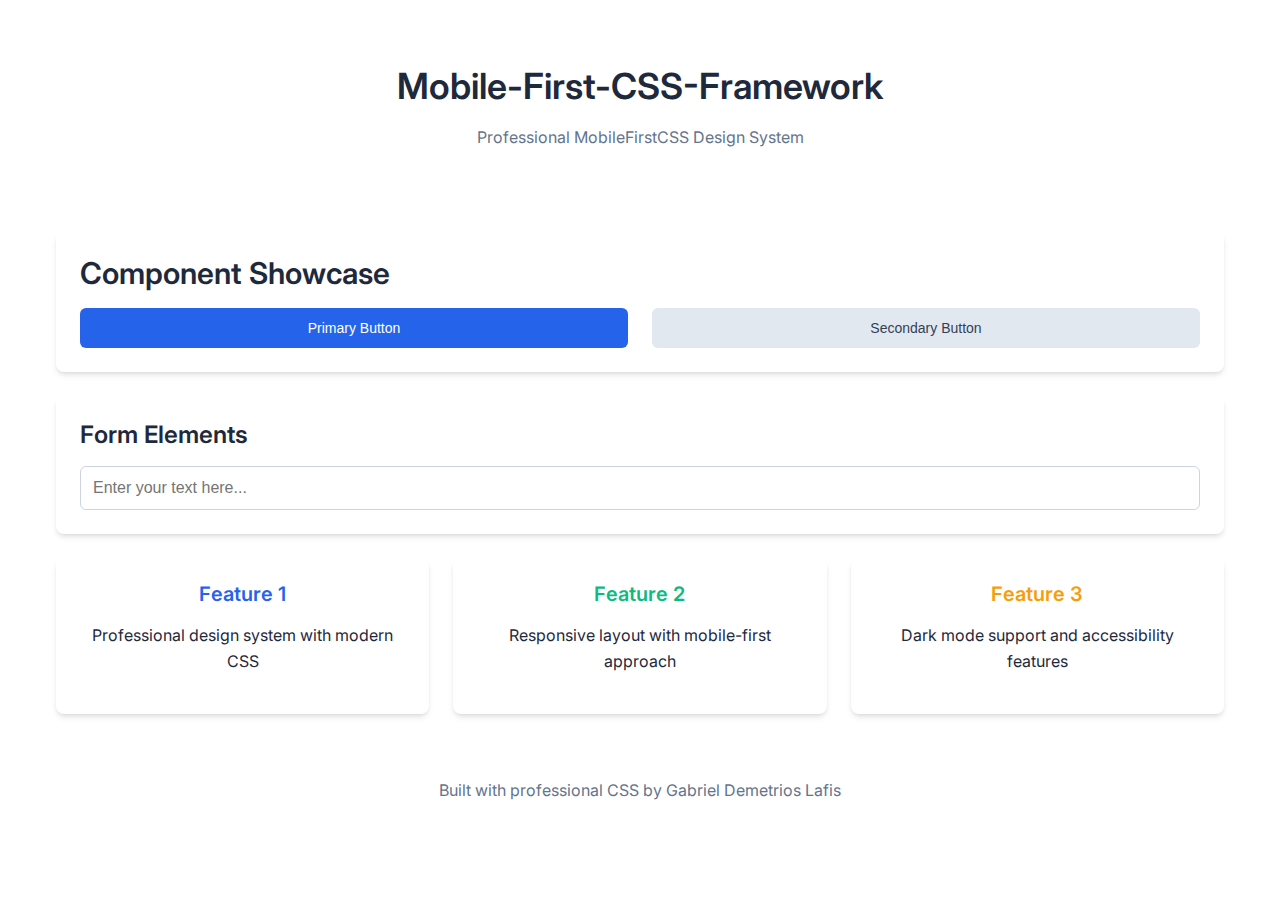
<file: index.html>
<!DOCTYPE html>
<html lang="en">
<head>
    <meta charset="UTF-8">
    <meta name="viewport" content="width=device-width, initial-scale=1.0">
    <title>Mobile-First-CSS-Framework - Demo</title>
    <link rel="stylesheet" href="styles.css">
    <link href="https://fonts.googleapis.com/css2?family=Inter:wght@400;500;600;700&display=swap" rel="stylesheet">
</head>
<body>
    <div class="container">
        <header class="text-center" style="padding: var(--space-16) 0;">
            <h1 class="animate-fade-in">Mobile-First-CSS-Framework</h1>
            <p class="text-secondary animate-fade-in">Professional MobileFirstCSS Design System</p>
        </header>
        
        <main class="grid grid-cols-1 gap-8">
            <section class="card animate-fade-in">
                <h2>Component Showcase</h2>
                <div class="grid grid-cols-2 gap-4">
                    <button class="btn btn-primary">Primary Button</button>
                    <button class="btn btn-secondary">Secondary Button</button>
                </div>
            </section>
            
            <section class="card animate-fade-in">
                <h3>Form Elements</h3>
                <input type="text" class="input" placeholder="Enter your text here...">
            </section>
            
            <section class="grid grid-cols-3 gap-4">
                <div class="card text-center animate-fade-in">
                    <h4 class="text-primary">Feature 1</h4>
                    <p>Professional design system with modern CSS</p>
                </div>
                <div class="card text-center animate-fade-in">
                    <h4 class="text-success">Feature 2</h4>
                    <p>Responsive layout with mobile-first approach</p>
                </div>
                <div class="card text-center animate-fade-in">
                    <h4 class="text-warning">Feature 3</h4>
                    <p>Dark mode support and accessibility features</p>
                </div>
            </section>
        </main>
        
        <footer class="text-center" style="padding: var(--space-16) 0;">
            <p class="text-secondary">Built with professional CSS by Gabriel Demetrios Lafis</p>
        </footer>
    </div>
</body>
</html>
</file>
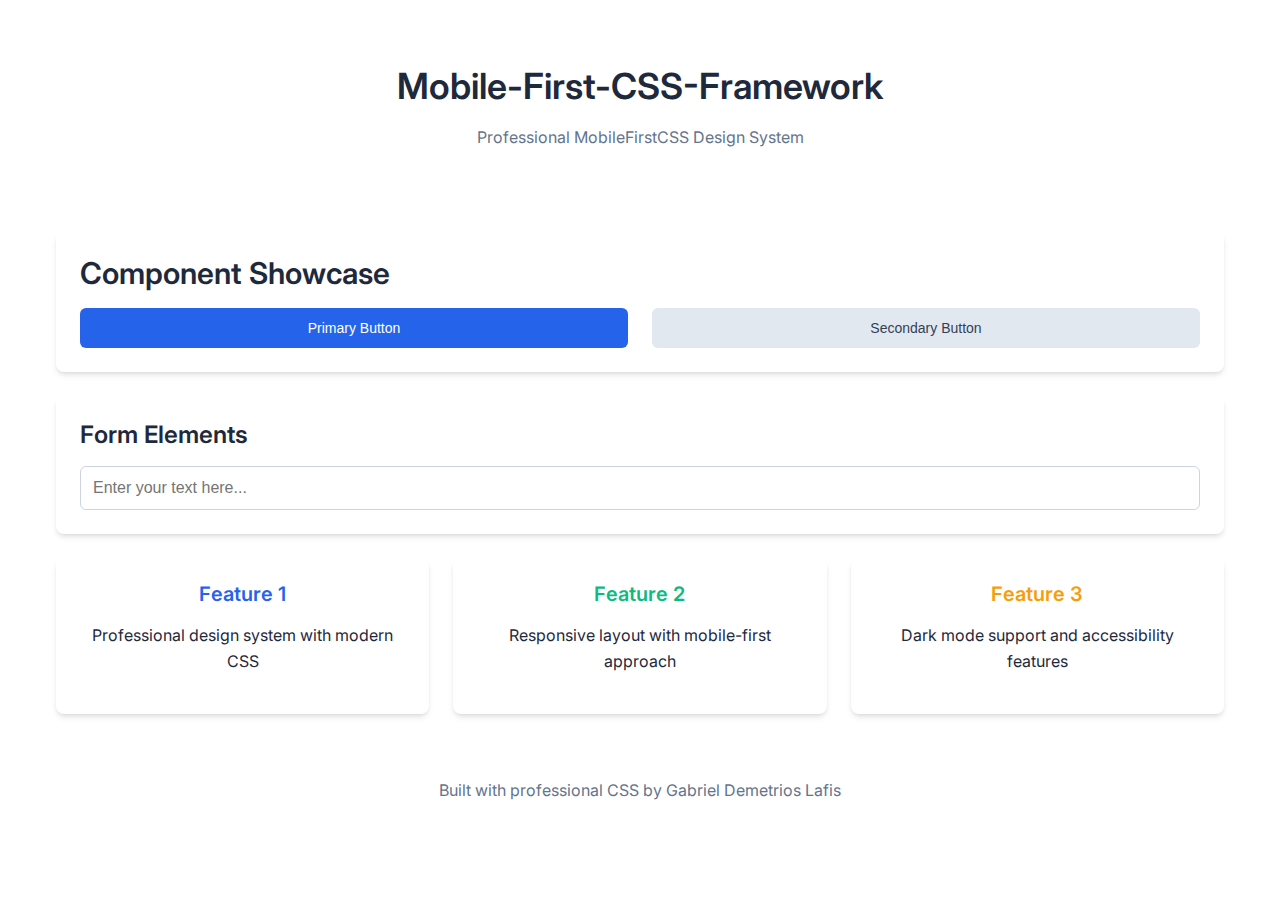
<file: docs/index.html>
<!DOCTYPE html>
<html lang="en">
<head>
    <meta charset="UTF-8">
    <meta name="viewport" content="width=device-width, initial-scale=1.0">
    <title>Mobile-First-CSS-Framework - Demo</title>
    <link rel="stylesheet" href="../src/styles.css">
    <link href="https://fonts.googleapis.com/css2?family=Inter:wght@400;500;600;700&display=swap" rel="stylesheet">
</head>
<body>
    <div class="container">
        <header class="text-center" style="padding: var(--space-16) 0;">
            <h1 class="animate-fade-in">Mobile-First-CSS-Framework</h1>
            <p class="text-secondary animate-fade-in">Professional MobileFirstCSS Design System</p>
        </header>
        
        <main class="grid grid-cols-1 gap-8">
            <section class="card animate-fade-in">
                <h2>Component Showcase</h2>
                <div class="grid grid-cols-2 gap-4">
                    <button class="btn btn-primary">Primary Button</button>
                    <button class="btn btn-secondary">Secondary Button</button>
                </div>
            </section>
            
            <section class="card animate-fade-in">
                <h3>Form Elements</h3>
                <input type="text" class="input" placeholder="Enter your text here...">
            </section>
            
            <section class="grid grid-cols-3 gap-4">
                <div class="card text-center animate-fade-in">
                    <h4 class="text-primary">Feature 1</h4>
                    <p>Professional design system with modern CSS</p>
                </div>
                <div class="card text-center animate-fade-in">
                    <h4 class="text-success">Feature 2</h4>
                    <p>Responsive layout with mobile-first approach</p>
                </div>
                <div class="card text-center animate-fade-in">
                    <h4 class="text-warning">Feature 3</h4>
                    <p>Dark mode support and accessibility features</p>
                </div>
            </section>
        </main>
        
        <footer class="text-center" style="padding: var(--space-16) 0;">
            <p class="text-secondary">Built with professional CSS by Gabriel Demetrios Lafis</p>
        </footer>
    </div>
</body>
</html>
</file>
<file: styles.css>
/**
 * Mobile-First-CSS-Framework - Professional CSS Implementation
 * Modern MobileFirstCSS design system
 * Author: Gabriel Demetrios Lafis
 */

/* ===== CSS CUSTOM PROPERTIES ===== */
:root {
  /* Color Palette */
  --primary-color: #2563eb;
  --primary-dark: #1d4ed8;
  --primary-light: #3b82f6;
  --secondary-color: #64748b;
  --accent-color: #f59e0b;
  --success-color: #10b981;
  --warning-color: #f59e0b;
  --error-color: #ef4444;
  
  /* Neutral Colors */
  --white: #ffffff;
  --gray-50: #f8fafc;
  --gray-100: #f1f5f9;
  --gray-200: #e2e8f0;
  --gray-300: #cbd5e1;
  --gray-400: #94a3b8;
  --gray-500: #64748b;
  --gray-600: #475569;
  --gray-700: #334155;
  --gray-800: #1e293b;
  --gray-900: #0f172a;
  
  /* Typography */
  --font-family-sans: 'Inter', -apple-system, BlinkMacSystemFont, 'Segoe UI', Roboto, sans-serif;
  --font-family-mono: 'JetBrains Mono', 'Fira Code', Consolas, monospace;
  
  /* Font Sizes */
  --text-xs: 0.75rem;
  --text-sm: 0.875rem;
  --text-base: 1rem;
  --text-lg: 1.125rem;
  --text-xl: 1.25rem;
  --text-2xl: 1.5rem;
  --text-3xl: 1.875rem;
  --text-4xl: 2.25rem;
  
  /* Spacing */
  --space-1: 0.25rem;
  --space-2: 0.5rem;
  --space-3: 0.75rem;
  --space-4: 1rem;
  --space-5: 1.25rem;
  --space-6: 1.5rem;
  --space-8: 2rem;
  --space-10: 2.5rem;
  --space-12: 3rem;
  --space-16: 4rem;
  
  /* Border Radius */
  --radius-sm: 0.125rem;
  --radius-md: 0.375rem;
  --radius-lg: 0.5rem;
  --radius-xl: 0.75rem;
  --radius-2xl: 1rem;
  --radius-full: 9999px;
  
  /* Shadows */
  --shadow-sm: 0 1px 2px 0 rgb(0 0 0 / 0.05);
  --shadow-md: 0 4px 6px -1px rgb(0 0 0 / 0.1), 0 2px 4px -2px rgb(0 0 0 / 0.1);
  --shadow-lg: 0 10px 15px -3px rgb(0 0 0 / 0.1), 0 4px 6px -4px rgb(0 0 0 / 0.1);
  --shadow-xl: 0 20px 25px -5px rgb(0 0 0 / 0.1), 0 8px 10px -6px rgb(0 0 0 / 0.1);
  
  /* Transitions */
  --transition-fast: 150ms ease-in-out;
  --transition-normal: 250ms ease-in-out;
  --transition-slow: 350ms ease-in-out;
}

/* ===== RESET & BASE STYLES ===== */
*,
*::before,
*::after {
  box-sizing: border-box;
  margin: 0;
  padding: 0;
}

html {
  font-size: 16px;
  scroll-behavior: smooth;
}

body {
  font-family: var(--font-family-sans);
  font-size: var(--text-base);
  line-height: 1.6;
  color: var(--gray-800);
  background-color: var(--white);
  -webkit-font-smoothing: antialiased;
  -moz-osx-font-smoothing: grayscale;
}

/* ===== TYPOGRAPHY ===== */
h1, h2, h3, h4, h5, h6 {
  font-weight: 600;
  line-height: 1.25;
  margin-bottom: var(--space-4);
}

h1 { font-size: var(--text-4xl); }
h2 { font-size: var(--text-3xl); }
h3 { font-size: var(--text-2xl); }
h4 { font-size: var(--text-xl); }
h5 { font-size: var(--text-lg); }
h6 { font-size: var(--text-base); }

p {
  margin-bottom: var(--space-4);
}

a {
  color: var(--primary-color);
  text-decoration: none;
  transition: color var(--transition-fast);
}

a:hover {
  color: var(--primary-dark);
  text-decoration: underline;
}

/* ===== LAYOUT COMPONENTS ===== */
.container {
  max-width: 1200px;
  margin: 0 auto;
  padding: 0 var(--space-4);
}

.grid {
  display: grid;
  gap: var(--space-6);
}

.grid-cols-1 { grid-template-columns: repeat(1, 1fr); }
.grid-cols-2 { grid-template-columns: repeat(2, 1fr); }
.grid-cols-3 { grid-template-columns: repeat(3, 1fr); }
.grid-cols-4 { grid-template-columns: repeat(4, 1fr); }

.flex {
  display: flex;
}

.flex-col {
  flex-direction: column;
}

.items-center {
  align-items: center;
}

.justify-center {
  justify-content: center;
}

.justify-between {
  justify-content: space-between;
}

/* ===== COMPONENT STYLES ===== */
.card {
  background: var(--white);
  border-radius: var(--radius-lg);
  box-shadow: var(--shadow-md);
  padding: var(--space-6);
  transition: box-shadow var(--transition-normal);
}

.card:hover {
  box-shadow: var(--shadow-lg);
}

.btn {
  display: inline-flex;
  align-items: center;
  justify-content: center;
  padding: var(--space-3) var(--space-6);
  font-size: var(--text-sm);
  font-weight: 500;
  border-radius: var(--radius-md);
  border: none;
  cursor: pointer;
  transition: all var(--transition-fast);
  text-decoration: none;
}

.btn-primary {
  background-color: var(--primary-color);
  color: var(--white);
}

.btn-primary:hover {
  background-color: var(--primary-dark);
  transform: translateY(-1px);
  box-shadow: var(--shadow-md);
}

.btn-secondary {
  background-color: var(--gray-200);
  color: var(--gray-700);
}

.btn-secondary:hover {
  background-color: var(--gray-300);
}

.input {
  width: 100%;
  padding: var(--space-3);
  border: 1px solid var(--gray-300);
  border-radius: var(--radius-md);
  font-size: var(--text-base);
  transition: border-color var(--transition-fast);
}

.input:focus {
  outline: none;
  border-color: var(--primary-color);
  box-shadow: 0 0 0 3px rgb(37 99 235 / 0.1);
}

/* ===== ANIMATIONS ===== */
@keyframes fadeIn {
  from {
    opacity: 0;
    transform: translateY(20px);
  }
  to {
    opacity: 1;
    transform: translateY(0);
  }
}

@keyframes slideIn {
  from {
    transform: translateX(-100%);
  }
  to {
    transform: translateX(0);
  }
}

@keyframes pulse {
  0%, 100% {
    opacity: 1;
  }
  50% {
    opacity: 0.5;
  }
}

.animate-fade-in {
  animation: fadeIn 0.6s ease-out;
}

.animate-slide-in {
  animation: slideIn 0.5s ease-out;
}

.animate-pulse {
  animation: pulse 2s cubic-bezier(0.4, 0, 0.6, 1) infinite;
}

/* ===== UTILITY CLASSES ===== */
.text-center { text-align: center; }
.text-left { text-align: left; }
.text-right { text-align: right; }

.font-bold { font-weight: 700; }
.font-semibold { font-weight: 600; }
.font-medium { font-weight: 500; }

.text-primary { color: var(--primary-color); }
.text-secondary { color: var(--secondary-color); }
.text-success { color: var(--success-color); }
.text-warning { color: var(--warning-color); }
.text-error { color: var(--error-color); }

.bg-primary { background-color: var(--primary-color); }
.bg-gray-50 { background-color: var(--gray-50); }
.bg-gray-100 { background-color: var(--gray-100); }

.rounded { border-radius: var(--radius-md); }
.rounded-lg { border-radius: var(--radius-lg); }
.rounded-full { border-radius: var(--radius-full); }

.shadow { box-shadow: var(--shadow-md); }
.shadow-lg { box-shadow: var(--shadow-lg); }

/* ===== RESPONSIVE DESIGN ===== */
@media (max-width: 768px) {
  .container {
    padding: 0 var(--space-3);
  }
  
  .grid-cols-2,
  .grid-cols-3,
  .grid-cols-4 {
    grid-template-columns: 1fr;
  }
  
  h1 { font-size: var(--text-3xl); }
  h2 { font-size: var(--text-2xl); }
  h3 { font-size: var(--text-xl); }
}

@media (max-width: 480px) {
  html {
    font-size: 14px;
  }
  
  .card {
    padding: var(--space-4);
  }
  
  .btn {
    padding: var(--space-2) var(--space-4);
    font-size: var(--text-xs);
  }
}

/* ===== DARK MODE SUPPORT ===== */
@media (prefers-color-scheme: dark) {
  :root {
    --white: #0f172a;
    --gray-50: #1e293b;
    --gray-100: #334155;
    --gray-200: #475569;
    --gray-300: #64748b;
    --gray-800: #f1f5f9;
    --gray-900: #ffffff;
  }
  
  body {
    background-color: var(--white);
    color: var(--gray-800);
  }
  
  .card {
    background-color: var(--gray-50);
    border: 1px solid var(--gray-200);
  }
  
  .input {
    background-color: var(--gray-50);
    border-color: var(--gray-300);
    color: var(--gray-800);
  }
}

/* ===== PRINT STYLES ===== */
@media print {
  * {
    background: transparent !important;
    color: black !important;
    box-shadow: none !important;
  }
  
  .btn,
  .animate-fade-in,
  .animate-slide-in,
  .animate-pulse {
    animation: none !important;
  }
}
</file>
<file: src/styles.css>
/**
 * Mobile-First-CSS-Framework - Professional CSS Implementation
 * Modern MobileFirstCSS design system
 * Author: Gabriel Demetrios Lafis
 */

/* ===== CSS CUSTOM PROPERTIES ===== */
:root {
  /* Color Palette */
  --primary-color: #2563eb;
  --primary-dark: #1d4ed8;
  --primary-light: #3b82f6;
  --secondary-color: #64748b;
  --accent-color: #f59e0b;
  --success-color: #10b981;
  --warning-color: #f59e0b;
  --error-color: #ef4444;
  
  /* Neutral Colors */
  --white: #ffffff;
  --gray-50: #f8fafc;
  --gray-100: #f1f5f9;
  --gray-200: #e2e8f0;
  --gray-300: #cbd5e1;
  --gray-400: #94a3b8;
  --gray-500: #64748b;
  --gray-600: #475569;
  --gray-700: #334155;
  --gray-800: #1e293b;
  --gray-900: #0f172a;
  
  /* Typography */
  --font-family-sans: 'Inter', -apple-system, BlinkMacSystemFont, 'Segoe UI', Roboto, sans-serif;
  --font-family-mono: 'JetBrains Mono', 'Fira Code', Consolas, monospace;
  
  /* Font Sizes */
  --text-xs: 0.75rem;
  --text-sm: 0.875rem;
  --text-base: 1rem;
  --text-lg: 1.125rem;
  --text-xl: 1.25rem;
  --text-2xl: 1.5rem;
  --text-3xl: 1.875rem;
  --text-4xl: 2.25rem;
  
  /* Spacing */
  --space-1: 0.25rem;
  --space-2: 0.5rem;
  --space-3: 0.75rem;
  --space-4: 1rem;
  --space-5: 1.25rem;
  --space-6: 1.5rem;
  --space-8: 2rem;
  --space-10: 2.5rem;
  --space-12: 3rem;
  --space-16: 4rem;
  
  /* Border Radius */
  --radius-sm: 0.125rem;
  --radius-md: 0.375rem;
  --radius-lg: 0.5rem;
  --radius-xl: 0.75rem;
  --radius-2xl: 1rem;
  --radius-full: 9999px;
  
  /* Shadows */
  --shadow-sm: 0 1px 2px 0 rgb(0 0 0 / 0.05);
  --shadow-md: 0 4px 6px -1px rgb(0 0 0 / 0.1), 0 2px 4px -2px rgb(0 0 0 / 0.1);
  --shadow-lg: 0 10px 15px -3px rgb(0 0 0 / 0.1), 0 4px 6px -4px rgb(0 0 0 / 0.1);
  --shadow-xl: 0 20px 25px -5px rgb(0 0 0 / 0.1), 0 8px 10px -6px rgb(0 0 0 / 0.1);
  
  /* Transitions */
  --transition-fast: 150ms ease-in-out;
  --transition-normal: 250ms ease-in-out;
  --transition-slow: 350ms ease-in-out;
}

/* ===== RESET & BASE STYLES ===== */
*,
*::before,
*::after {
  box-sizing: border-box;
  margin: 0;
  padding: 0;
}

html {
  font-size: 16px;
  scroll-behavior: smooth;
}

body {
  font-family: var(--font-family-sans);
  font-size: var(--text-base);
  line-height: 1.6;
  color: var(--gray-800);
  background-color: var(--white);
  -webkit-font-smoothing: antialiased;
  -moz-osx-font-smoothing: grayscale;
}

/* ===== TYPOGRAPHY ===== */
h1, h2, h3, h4, h5, h6 {
  font-weight: 600;
  line-height: 1.25;
  margin-bottom: var(--space-4);
}

h1 { font-size: var(--text-4xl); }
h2 { font-size: var(--text-3xl); }
h3 { font-size: var(--text-2xl); }
h4 { font-size: var(--text-xl); }
h5 { font-size: var(--text-lg); }
h6 { font-size: var(--text-base); }

p {
  margin-bottom: var(--space-4);
}

a {
  color: var(--primary-color);
  text-decoration: none;
  transition: color var(--transition-fast);
}

a:hover {
  color: var(--primary-dark);
  text-decoration: underline;
}

/* ===== LAYOUT COMPONENTS ===== */
.container {
  max-width: 1200px;
  margin: 0 auto;
  padding: 0 var(--space-4);
}

.grid {
  display: grid;
  gap: var(--space-6);
}

.grid-cols-1 { grid-template-columns: repeat(1, 1fr); }
.grid-cols-2 { grid-template-columns: repeat(2, 1fr); }
.grid-cols-3 { grid-template-columns: repeat(3, 1fr); }
.grid-cols-4 { grid-template-columns: repeat(4, 1fr); }

.flex {
  display: flex;
}

.flex-col {
  flex-direction: column;
}

.items-center {
  align-items: center;
}

.justify-center {
  justify-content: center;
}

.justify-between {
  justify-content: space-between;
}

/* ===== COMPONENT STYLES ===== */
.card {
  background: var(--white);
  border-radius: var(--radius-lg);
  box-shadow: var(--shadow-md);
  padding: var(--space-6);
  transition: box-shadow var(--transition-normal);
}

.card:hover {
  box-shadow: var(--shadow-lg);
}

.btn {
  display: inline-flex;
  align-items: center;
  justify-content: center;
  padding: var(--space-3) var(--space-6);
  font-size: var(--text-sm);
  font-weight: 500;
  border-radius: var(--radius-md);
  border: none;
  cursor: pointer;
  transition: all var(--transition-fast);
  text-decoration: none;
}

.btn-primary {
  background-color: var(--primary-color);
  color: var(--white);
}

.btn-primary:hover {
  background-color: var(--primary-dark);
  transform: translateY(-1px);
  box-shadow: var(--shadow-md);
}

.btn-secondary {
  background-color: var(--gray-200);
  color: var(--gray-700);
}

.btn-secondary:hover {
  background-color: var(--gray-300);
}

.input {
  width: 100%;
  padding: var(--space-3);
  border: 1px solid var(--gray-300);
  border-radius: var(--radius-md);
  font-size: var(--text-base);
  transition: border-color var(--transition-fast);
}

.input:focus {
  outline: none;
  border-color: var(--primary-color);
  box-shadow: 0 0 0 3px rgb(37 99 235 / 0.1);
}

/* ===== ANIMATIONS ===== */
@keyframes fadeIn {
  from {
    opacity: 0;
    transform: translateY(20px);
  }
  to {
    opacity: 1;
    transform: translateY(0);
  }
}

@keyframes slideIn {
  from {
    transform: translateX(-100%);
  }
  to {
    transform: translateX(0);
  }
}

@keyframes pulse {
  0%, 100% {
    opacity: 1;
  }
  50% {
    opacity: 0.5;
  }
}

.animate-fade-in {
  animation: fadeIn 0.6s ease-out;
}

.animate-slide-in {
  animation: slideIn 0.5s ease-out;
}

.animate-pulse {
  animation: pulse 2s cubic-bezier(0.4, 0, 0.6, 1) infinite;
}

/* ===== UTILITY CLASSES ===== */
.text-center { text-align: center; }
.text-left { text-align: left; }
.text-right { text-align: right; }

.font-bold { font-weight: 700; }
.font-semibold { font-weight: 600; }
.font-medium { font-weight: 500; }

.text-primary { color: var(--primary-color); }
.text-secondary { color: var(--secondary-color); }
.text-success { color: var(--success-color); }
.text-warning { color: var(--warning-color); }
.text-error { color: var(--error-color); }

.bg-primary { background-color: var(--primary-color); }
.bg-gray-50 { background-color: var(--gray-50); }
.bg-gray-100 { background-color: var(--gray-100); }

.rounded { border-radius: var(--radius-md); }
.rounded-lg { border-radius: var(--radius-lg); }
.rounded-full { border-radius: var(--radius-full); }

.shadow { box-shadow: var(--shadow-md); }
.shadow-lg { box-shadow: var(--shadow-lg); }

/* ===== RESPONSIVE DESIGN ===== */
@media (max-width: 768px) {
  .container {
    padding: 0 var(--space-3);
  }
  
  .grid-cols-2,
  .grid-cols-3,
  .grid-cols-4 {
    grid-template-columns: 1fr;
  }
  
  h1 { font-size: var(--text-3xl); }
  h2 { font-size: var(--text-2xl); }
  h3 { font-size: var(--text-xl); }
}

@media (max-width: 480px) {
  html {
    font-size: 14px;
  }
  
  .card {
    padding: var(--space-4);
  }
  
  .btn {
    padding: var(--space-2) var(--space-4);
    font-size: var(--text-xs);
  }
}

/* ===== DARK MODE SUPPORT ===== */
@media (prefers-color-scheme: dark) {
  :root {
    --white: #0f172a;
    --gray-50: #1e293b;
    --gray-100: #334155;
    --gray-200: #475569;
    --gray-300: #64748b;
    --gray-800: #f1f5f9;
    --gray-900: #ffffff;
  }
  
  body {
    background-color: var(--white);
    color: var(--gray-800);
  }
  
  .card {
    background-color: var(--gray-50);
    border: 1px solid var(--gray-200);
  }
  
  .input {
    background-color: var(--gray-50);
    border-color: var(--gray-300);
    color: var(--gray-800);
  }
}

/* ===== PRINT STYLES ===== */
@media print {
  * {
    background: transparent !important;
    color: black !important;
    box-shadow: none !important;
  }
  
  .btn,
  .animate-fade-in,
  .animate-slide-in,
  .animate-pulse {
    animation: none !important;
  }
}
</file>
